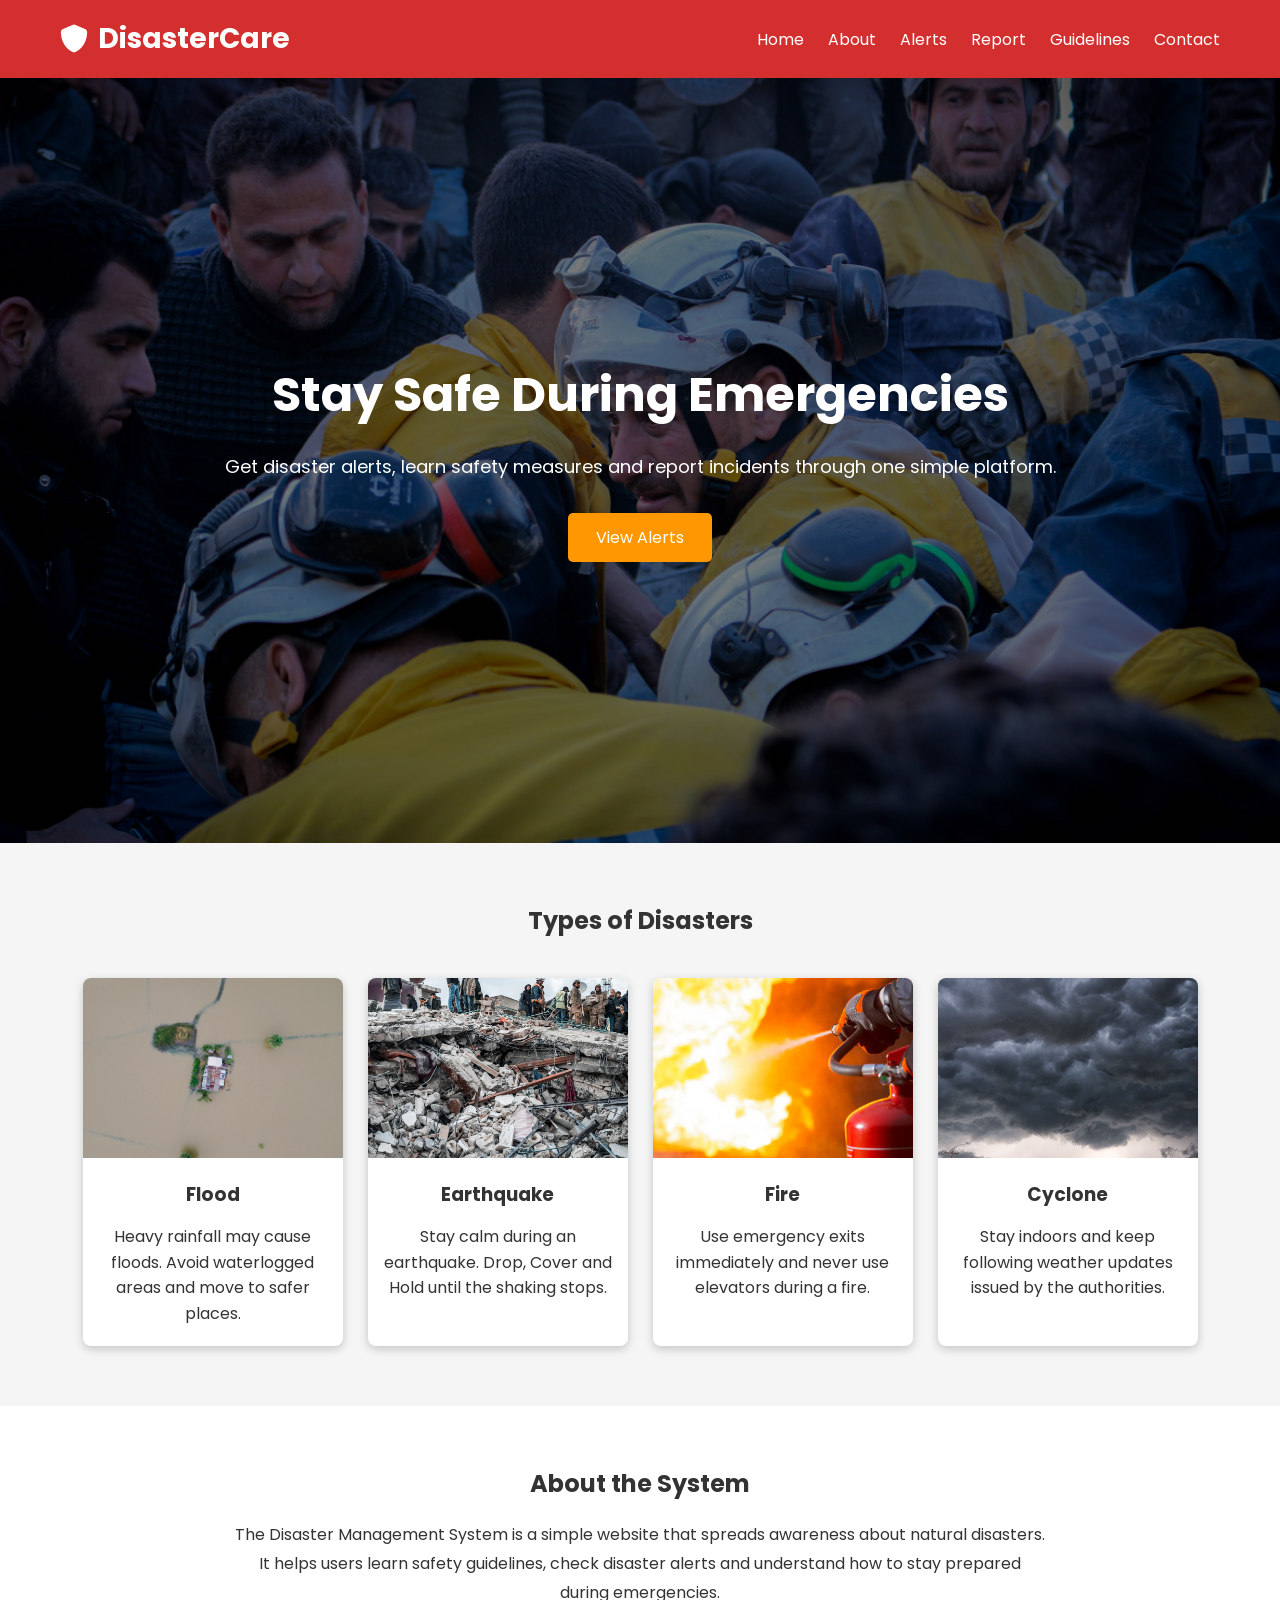
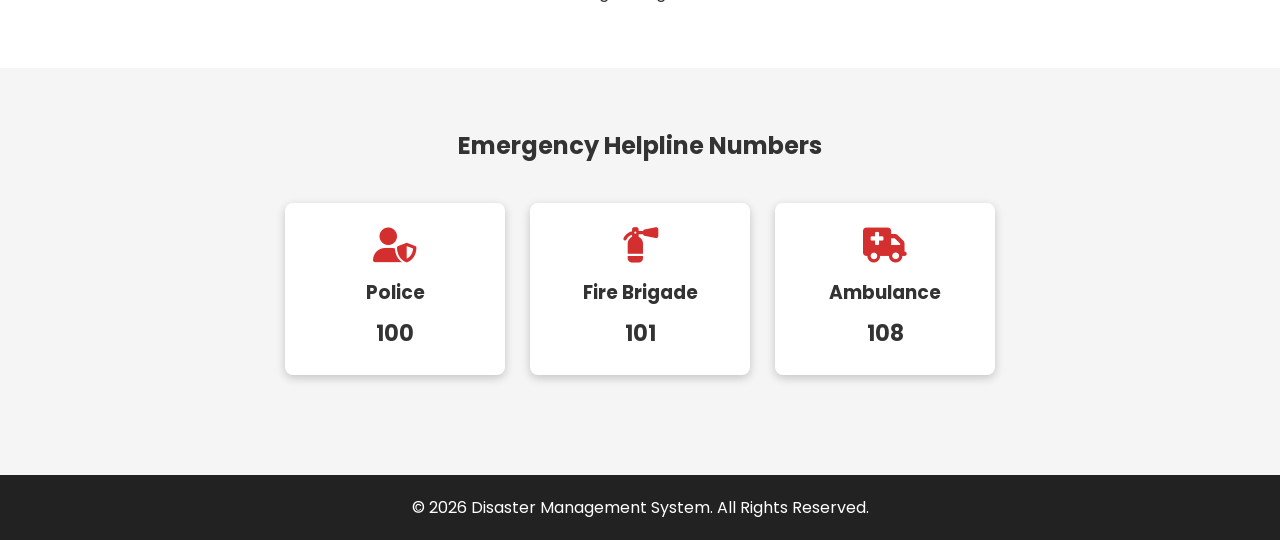
<file: index.html>
<!DOCTYPE html>
<html lang="en">

<head>
    <meta charset="UTF-8">
    <meta name="viewport" content="width=device-width, initial-scale=1.0">
    <title>Disaster Management System</title>

    <link rel="stylesheet" href="style.css">

    <link href="https://fonts.googleapis.com/css2?family=Poppins:wght@300;400;500;600&display=swap" rel="stylesheet">

    <link rel="stylesheet" href="https://cdnjs.cloudflare.com/ajax/libs/font-awesome/6.6.0/css/all.min.css">
</head>

<body>

    <header>

        <div class="logo">
            <i class="fa-solid fa-shield"></i>
            <h2>DisasterCare</h2>
        </div>

        <nav>
            <a href="index.html">Home</a>
            <a href="about.html">About</a>
            <a href="alerts.html">Alerts</a>
            <a href="report.html">Report</a>
            <a href="guidelines.html">Guidelines</a>
            <a href="contact.html">Contact</a>
        </nav>

    </header>

    <section class="hero">

        <div class="content">

            <h1>Stay Safe During Emergencies</h1>

            <p>
                Get disaster alerts, learn safety measures and report incidents
                through one simple platform.
            </p>

            <a href="alerts.html" class="btn">View Alerts</a>

        </div>

    </section>

    <section class="cards">

        <h2>Types of Disasters</h2>

        <div class="card-box">

            <div class="card">

                <img src="images/flood.jpg" alt="Flood">

                <h3>Flood</h3>

                <p>
                    Heavy rainfall may cause floods. Avoid waterlogged areas
                    and move to safer places.
                </p>

            </div>

            <div class="card">

                <img src="images/earthquake.jpg" alt="Earthquake">

                <h3>Earthquake</h3>

                <p>
                    Stay calm during an earthquake. Drop, Cover and Hold until
                    the shaking stops.
                </p>

            </div>

            <div class="card">

                <img src="images/fire.jpg" alt="Fire">

                <h3>Fire</h3>

                <p>
                    Use emergency exits immediately and never use elevators
                    during a fire.
                </p>

            </div>

            <div class="card">

                <img src="images/cyclone.jpg" alt="Cyclone">

                <h3>Cyclone</h3>

                <p>
                    Stay indoors and keep following weather updates issued by
                    the authorities.
                </p>

            </div>

        </div>

    </section>

    <section class="about">

        <h2>About the System</h2>

        <p>
            The Disaster Management System is a simple website that spreads
            awareness about natural disasters. It helps users learn safety
            guidelines, check disaster alerts and understand how to stay
            prepared during emergencies.
        </p>

    </section>

    <section class="emergency">

        <h2>Emergency Helpline Numbers</h2>

        <div class="numbers">

            <div class="box">

                <i class="fa-solid fa-user-shield"></i>

                <h3>Police</h3>

                <p>100</p>

            </div>

            <div class="box">

                <i class="fa-solid fa-fire-extinguisher"></i>

                <h3>Fire Brigade</h3>

                <p>101</p>

            </div>

            <div class="box">

                <i class="fa-solid fa-truck-medical"></i>

                <h3>Ambulance</h3>

                <p>108</p>

            </div>

        </div>

    </section>

    <footer>

        <p>© 2026 Disaster Management System. All Rights Reserved.</p>

    </footer>

    <script src="script.js"></script>

</body>

</html>
</file>
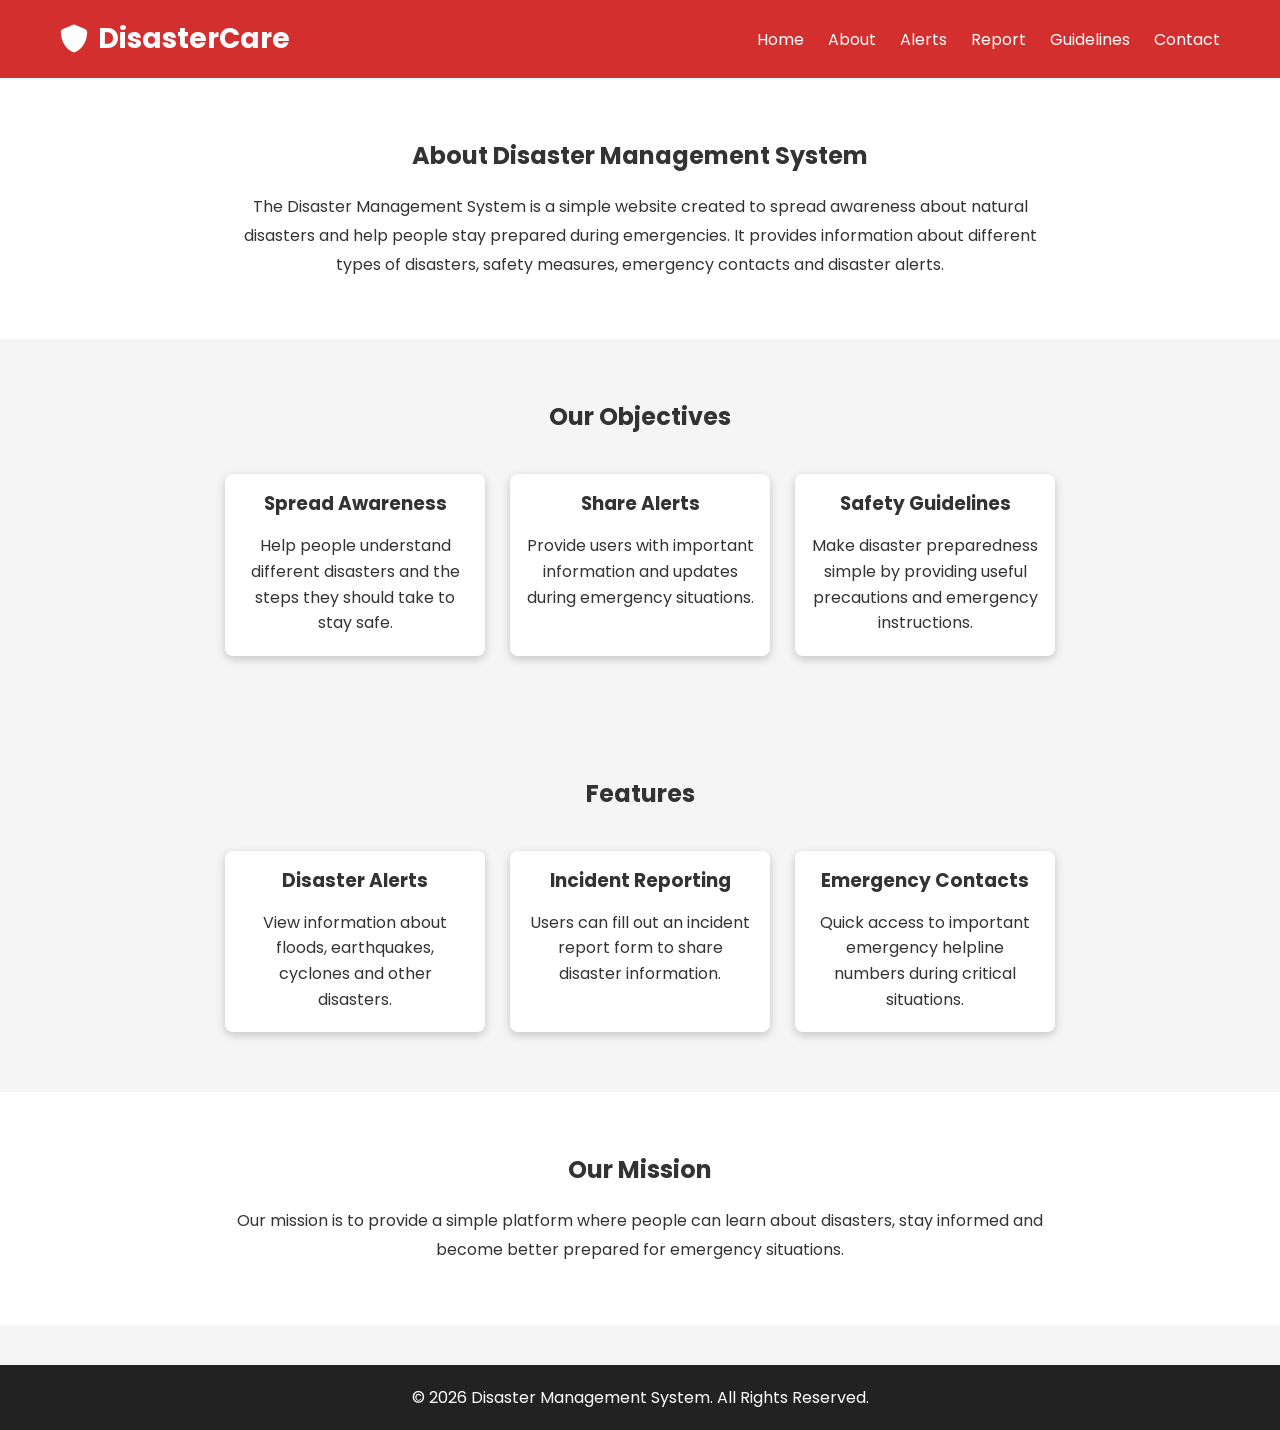
<file: about.html>
<!DOCTYPE html>
<html lang="en">

<head>
    <meta charset="UTF-8">
    <meta name="viewport" content="width=device-width, initial-scale=1.0">
    <title>About | Disaster Management System</title>

    <link rel="stylesheet" href="style.css">

    <link href="https://fonts.googleapis.com/css2?family=Poppins:wght@300;400;500;600&display=swap" rel="stylesheet">

    <link rel="stylesheet" href="https://cdnjs.cloudflare.com/ajax/libs/font-awesome/6.6.0/css/all.min.css">
</head>

<body>

    <header>

        <div class="logo">
            <i class="fa-solid fa-shield"></i>
            <h2>DisasterCare</h2>
        </div>

        <nav>
            <a href="index.html">Home</a>
            <a href="about.html">About</a>
            <a href="alerts.html">Alerts</a>
            <a href="report.html">Report</a>
            <a href="guidelines.html">Guidelines</a>
            <a href="contact.html">Contact</a>
        </nav>

    </header>

    <section class="about">

        <h2>About Disaster Management System</h2>

        <p>
            The Disaster Management System is a simple website created to spread
            awareness about natural disasters and help people stay prepared
            during emergencies. It provides information about different types of
            disasters, safety measures, emergency contacts and disaster alerts.
        </p>

    </section>

    <section class="cards">

        <h2>Our Objectives</h2>

        <div class="card-box">

            <div class="card">
                <h3>Spread Awareness</h3>

                <p>
                    Help people understand different disasters and the steps
                    they should take to stay safe.
                </p>
            </div>

            <div class="card">
                <h3>Share Alerts</h3>

                <p>
                    Provide users with important information and updates during
                    emergency situations.
                </p>
            </div>

            <div class="card">
                <h3>Safety Guidelines</h3>

                <p>
                    Make disaster preparedness simple by providing useful
                    precautions and emergency instructions.
                </p>
            </div>

        </div>

    </section>

    <section class="cards">

        <h2>Features</h2>

        <div class="card-box">

            <div class="card">
                <h3>Disaster Alerts</h3>

                <p>
                    View information about floods, earthquakes, cyclones and
                    other disasters.
                </p>
            </div>

            <div class="card">
                <h3>Incident Reporting</h3>

                <p>
                    Users can fill out an incident report form to share disaster
                    information.
                </p>
            </div>

            <div class="card">
                <h3>Emergency Contacts</h3>

                <p>
                    Quick access to important emergency helpline numbers during
                    critical situations.
                </p>
            </div>

        </div>

    </section>

    <section class="about">

        <h2>Our Mission</h2>

        <p>
            Our mission is to provide a simple platform where people can learn
            about disasters, stay informed and become better prepared for
            emergency situations.
        </p>

    </section>

    <footer>

        <p>© 2026 Disaster Management System. All Rights Reserved.</p>

    </footer>

    <script src="script.js"></script>

</body>

</html>
</file>
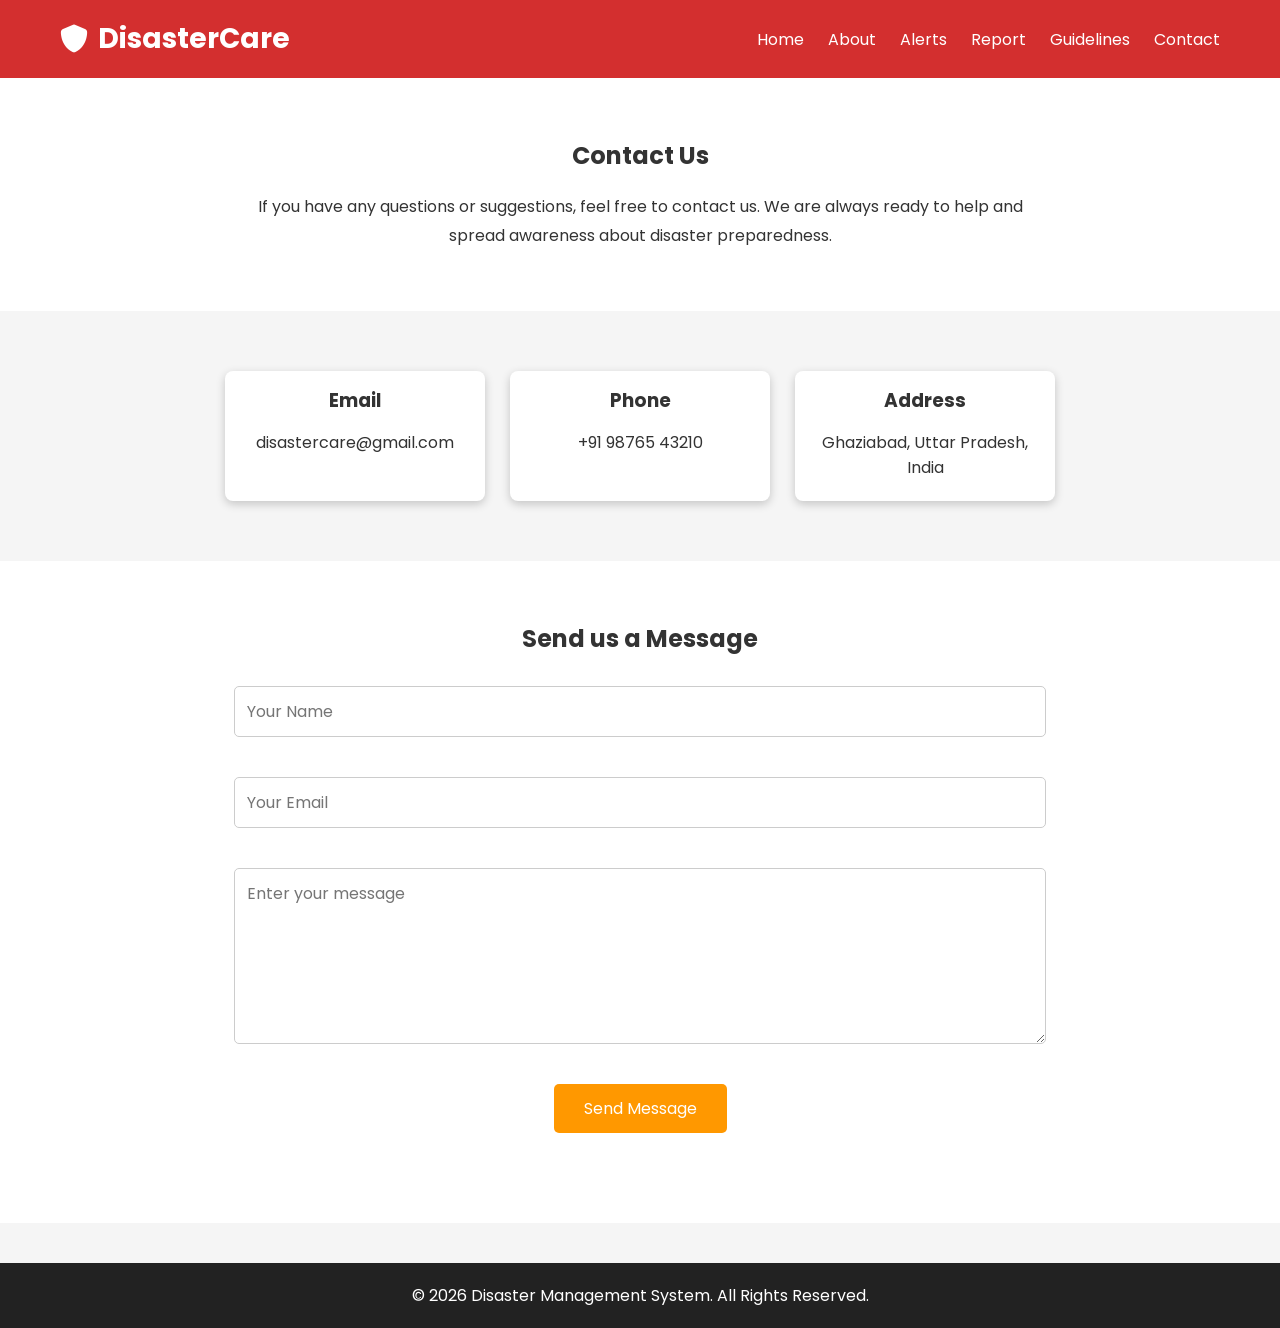
<file: contact.html>
<!DOCTYPE html>
<html lang="en">

<head>
    <meta charset="UTF-8">
    <meta name="viewport" content="width=device-width, initial-scale=1.0">
    <title>Contact Us</title>

    <link rel="stylesheet" href="style.css">

    <link href="https://fonts.googleapis.com/css2?family=Poppins:wght@300;400;500;600&display=swap" rel="stylesheet">

    <link rel="stylesheet" href="https://cdnjs.cloudflare.com/ajax/libs/font-awesome/6.6.0/css/all.min.css">
</head>

<body>

    <header>

        <div class="logo">
            <i class="fa-solid fa-shield"></i>
            <h2>DisasterCare</h2>
        </div>

        <nav>
            <a href="index.html">Home</a>
            <a href="about.html">About</a>
            <a href="alerts.html">Alerts</a>
            <a href="report.html">Report</a>
            <a href="guidelines.html">Guidelines</a>
            <a href="contact.html">Contact</a>
        </nav>

    </header>

    <section class="about">

        <h2>Contact Us</h2>

        <p>
            If you have any questions or suggestions, feel free to contact us.
            We are always ready to help and spread awareness about disaster
            preparedness.
        </p>

    </section>

    <section class="cards">

        <div class="card-box">

            <div class="card">

                <h3>Email</h3>

                <p>
                    disastercare@gmail.com
                </p>

            </div>

            <div class="card">

                <h3>Phone</h3>

                <p>
                    +91 98765 43210
                </p>

            </div>

            <div class="card">

                <h3>Address</h3>

                <p>
                    Ghaziabad, Uttar Pradesh, India
                </p>

            </div>

        </div>

    </section>

    <section class="about">

        <h2>Send us a Message</h2>

        <form>

            <input type="text" placeholder="Your Name" required>

            <br>

            <input type="email" placeholder="Your Email" required>

            <br>

            <textarea rows="6" placeholder="Enter your message" required></textarea>

            <br>

            <button class="btn">Send Message</button>

        </form>

    </section>

    <footer>

        <p>© 2026 Disaster Management System. All Rights Reserved.</p>

    </footer>

    <script src="script.js"></script>

</body>

</html>
</file>
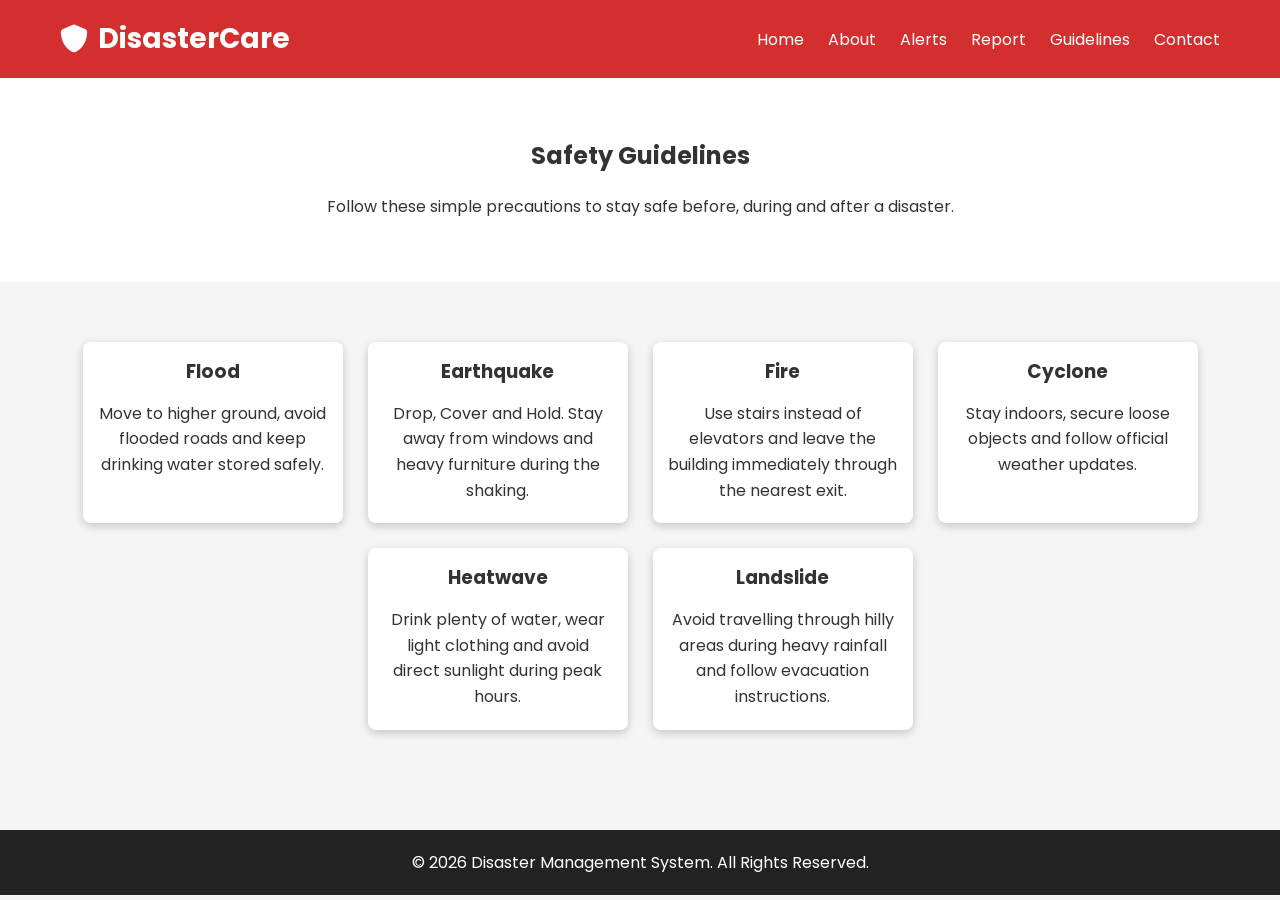
<file: guidelines.html>
<!DOCTYPE html>
<html lang="en">

<head>
    <meta charset="UTF-8">
    <meta name="viewport" content="width=device-width, initial-scale=1.0">
    <title>Safety Guidelines</title>

    <link rel="stylesheet" href="style.css">

    <link href="https://fonts.googleapis.com/css2?family=Poppins:wght@300;400;500;600&display=swap" rel="stylesheet">

    <link rel="stylesheet" href="https://cdnjs.cloudflare.com/ajax/libs/font-awesome/6.6.0/css/all.min.css">
</head>

<body>

    <header>

        <div class="logo">
            <i class="fa-solid fa-shield"></i>
            <h2>DisasterCare</h2>
        </div>

        <nav>
            <a href="index.html">Home</a>
            <a href="about.html">About</a>
            <a href="alerts.html">Alerts</a>
            <a href="report.html">Report</a>
            <a href="guidelines.html">Guidelines</a>
            <a href="contact.html">Contact</a>
        </nav>

    </header>

    <section class="about">

        <h2>Safety Guidelines</h2>

        <p>
            Follow these simple precautions to stay safe before, during and after
            a disaster.
        </p>

    </section>

    <section class="cards">

        <div class="card-box">

            <div class="card">
                <h3>Flood</h3>

                <p>
                    Move to higher ground, avoid flooded roads and keep drinking
                    water stored safely.
                </p>
            </div>

            <div class="card">
                <h3>Earthquake</h3>

                <p>
                    Drop, Cover and Hold. Stay away from windows and heavy
                    furniture during the shaking.
                </p>
            </div>

            <div class="card">
                <h3>Fire</h3>

                <p>
                    Use stairs instead of elevators and leave the building
                    immediately through the nearest exit.
                </p>
            </div>

            <div class="card">
                <h3>Cyclone</h3>

                <p>
                    Stay indoors, secure loose objects and follow official
                    weather updates.
                </p>
            </div>

            <div class="card">
                <h3>Heatwave</h3>

                <p>
                    Drink plenty of water, wear light clothing and avoid direct
                    sunlight during peak hours.
                </p>
            </div>

            <div class="card">
                <h3>Landslide</h3>

                <p>
                    Avoid travelling through hilly areas during heavy rainfall
                    and follow evacuation instructions.
                </p>
            </div>

        </div>

    </section>

    <footer>

        <p>© 2026 Disaster Management System. All Rights Reserved.</p>

    </footer>

    <script src="script.js"></script>

</body>

</html>
</file>
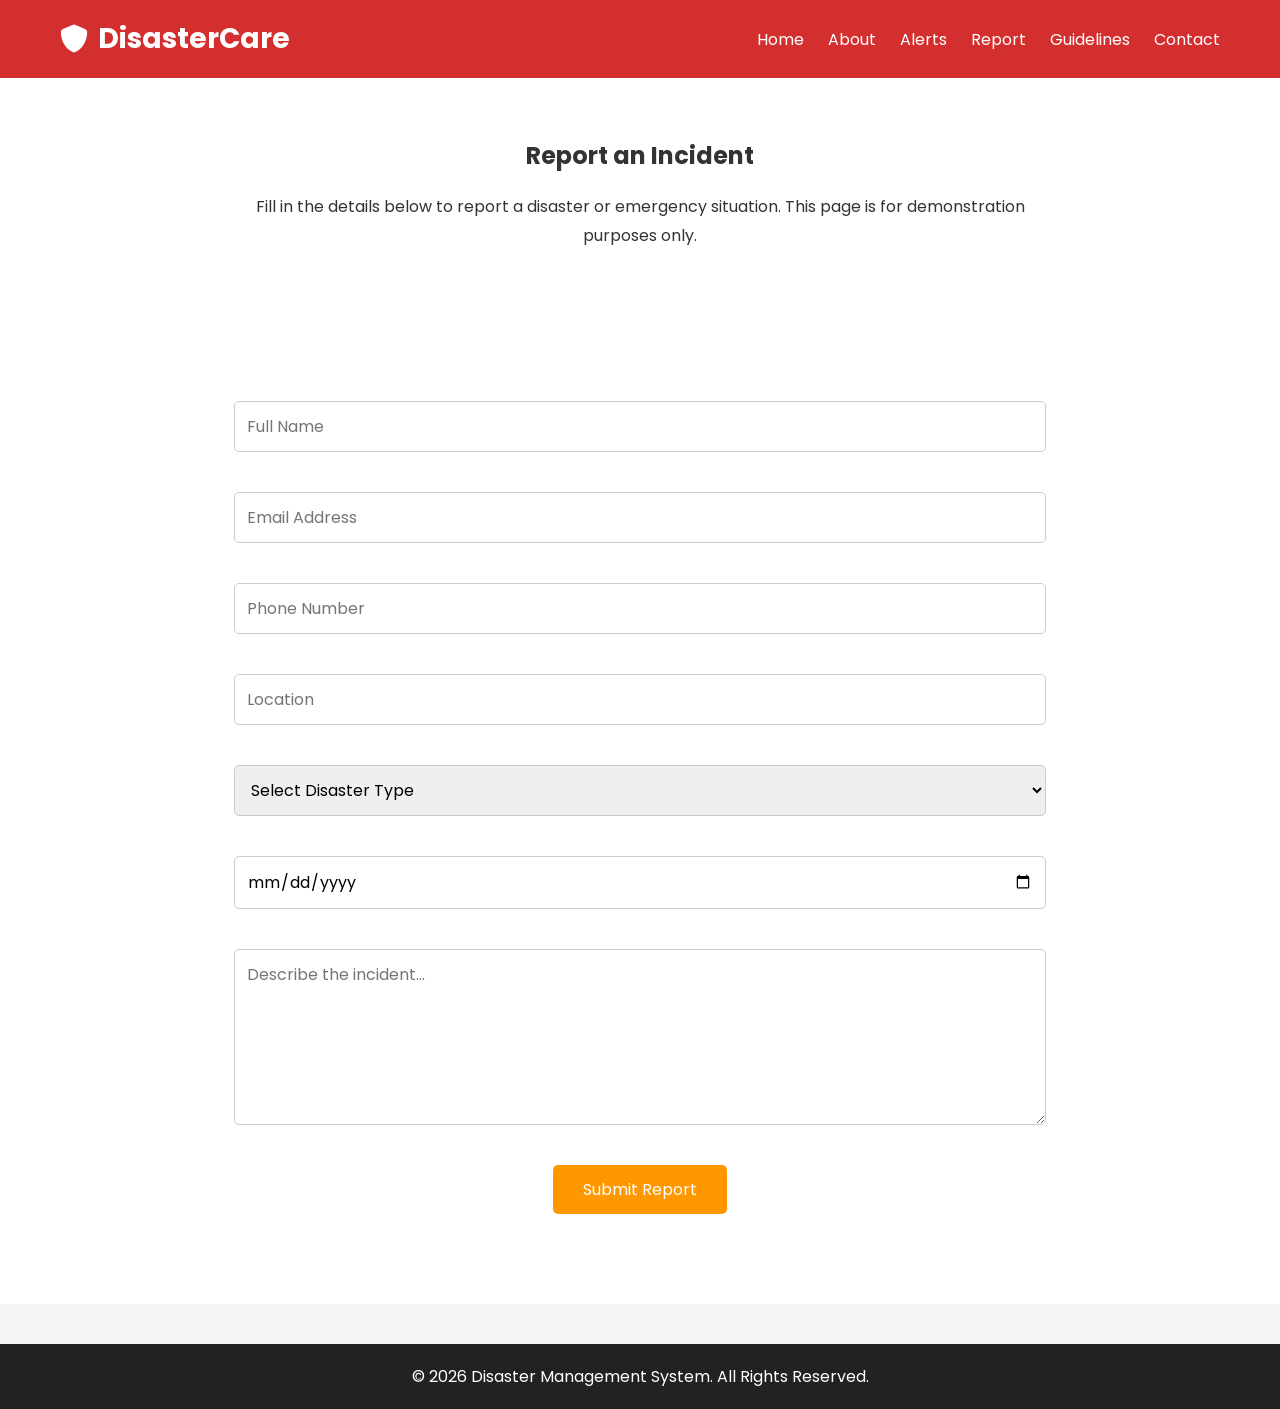
<file: report.html>
<!DOCTYPE html>
<html lang="en">

<head>
    <meta charset="UTF-8">
    <meta name="viewport" content="width=device-width, initial-scale=1.0">
    <title>Report Incident</title>

    <link rel="stylesheet" href="style.css">

    <link href="https://fonts.googleapis.com/css2?family=Poppins:wght@300;400;500;600&display=swap" rel="stylesheet">

    <link rel="stylesheet" href="https://cdnjs.cloudflare.com/ajax/libs/font-awesome/6.6.0/css/all.min.css">
</head>

<body>

    <header>

        <div class="logo">
            <i class="fa-solid fa-shield"></i>
            <h2>DisasterCare</h2>
        </div>

        <nav>
            <a href="index.html">Home</a>
            <a href="about.html">About</a>
            <a href="alerts.html">Alerts</a>
            <a href="report.html">Report</a>
            <a href="guidelines.html">Guidelines</a>
            <a href="contact.html">Contact</a>
        </nav>

    </header>

    <section class="about">

        <h2>Report an Incident</h2>

        <p>
            Fill in the details below to report a disaster or emergency
            situation. This page is for demonstration purposes only.
        </p>

    </section>

    <section class="about">

        <form>

            <input type="text" placeholder="Full Name" required>

            <br>

            <input type="email" placeholder="Email Address" required>

            <br>

            <input type="tel" placeholder="Phone Number" required>

            <br>

            <input type="text" placeholder="Location" required>

            <br>

            <select required>
                <option value="">Select Disaster Type</option>
                <option>Flood</option>
                <option>Earthquake</option>
                <option>Fire</option>
                <option>Cyclone</option>
                <option>Heatwave</option>
                <option>Landslide</option>
            </select>

            <br>

            <input type="date" required>

            <br>

            <textarea rows="6" placeholder="Describe the incident..." required></textarea>

            <br>

            <button class="btn" type="submit">Submit Report</button>

        </form>

    </section>

    <footer>

        <p>© 2026 Disaster Management System. All Rights Reserved.</p>

    </footer>

    <script src="script.js"></script>

</body>

</html>
</file>
<file: style.css>
*{
    margin: 0;
    padding: 0;
    box-sizing: border-box;
    font-family: "Poppins", sans-serif;
}

body{
    background-color: #f5f5f5;
    color: #333;
}

header{
    background-color: #d32f2f;
    color: white;
    padding: 18px 60px;
    display: flex;
    justify-content: space-between;
    align-items: center;
}

.logo{
    display: flex;
    align-items: center;
}

.logo i{
    font-size: 28px;
    margin-right: 10px;
}

.logo h2{
    font-size: 28px;
}

nav a{
    text-decoration: none;
    color: white;
    margin-left: 20px;
    font-size: 16px;
    transition: 0.3s;
}

nav a:hover{
    color: #ffd54f;
}

.hero{
    height: 85vh;
    background-image: linear-gradient(rgba(0,0,0,0.5),rgba(0,0,0,0.5)),
    url("images/hero.jpg");
    background-size: cover;
    background-position: center;
    display: flex;
    justify-content: center;
    align-items: center;
    text-align: center;
}

.content{
    width: 70%;
    color: white;
}

.content h1{
    font-size: 48px;
    margin-bottom: 20px;
}

.content p{
    font-size: 18px;
    line-height: 1.8;
    margin-bottom: 30px;
}

.btn{
    display: inline-block;
    background-color: #ff9800;
    color: white;
    text-decoration: none;
    padding: 12px 28px;
    border-radius: 5px;
    border: none;
    cursor: pointer;
    font-size: 16px;
    transition: 0.3s;
}

.btn:hover{
    background-color: #e68900;
}

.cards{
    padding: 60px;
}

.cards h2{
    text-align: center;
    margin-bottom: 40px;
}

.card-box{
    display: flex;
    justify-content: center;
    gap: 25px;
    flex-wrap: wrap;
}

.card{
    width: 260px;
    background-color: white;
    border-radius: 8px;
    overflow: hidden;
    box-shadow: 0 3px 10px rgba(0,0,0,0.2);
    transition: 0.3s;
}

.card:hover{
    transform: translateY(-8px);
}

.card img{
    width: 100%;
    height: 180px;
    object-fit: cover;
}

.card h3{
    text-align: center;
    margin: 15px 0;
}

.card p{
    text-align: center;
    padding: 0 15px 20px;
    line-height: 1.6;
}

.about{
    background-color: white;
    padding: 60px;
    text-align: center;
}

.about h2{
    margin-bottom: 20px;
}

.about p{
    width: 70%;
    margin: auto;
    line-height: 1.8;
}

.emergency{
    padding: 60px;
}

.emergency h2{
    text-align: center;
    margin-bottom: 40px;
}

.numbers{
    display: flex;
    justify-content: center;
    gap: 25px;
    flex-wrap: wrap;
}

.box{
    width: 220px;
    background-color: white;
    padding: 25px;
    border-radius: 8px;
    text-align: center;
    box-shadow: 0 3px 10px rgba(0,0,0,0.2);
}

.box i{
    font-size: 35px;
    color: #d32f2f;
    margin-bottom: 15px;
}

.box h3{
    margin-bottom: 10px;
}

.box p{
    font-size: 22px;
    font-weight: bold;
}

form{
    width: 70%;
    margin: 30px auto;
    display: flex;
    flex-direction: column;
}

form input,
form select,
form textarea{
    width: 100%;
    padding: 12px;
    border: 1px solid #ccc;
    border-radius: 5px;
    font-size: 16px;
    margin-bottom: 15px;
    outline: none;
}

form input:focus,
form select:focus,
form textarea:focus{
    border-color: #d32f2f;
}

form textarea{
    resize: vertical;
}

form .btn{
    width: fit-content;
    align-self: center;
    padding: 12px 30px;
}

footer{
    background-color: #222;
    color: white;
    text-align: center;
    padding: 20px;
    margin-top: 40px;
}

@media(max-width:768px){

    header{
        flex-direction: column;
        padding: 20px;
        text-align: center;
    }

    nav{
        margin-top: 15px;
    }

    nav a{
        display: inline-block;
        margin: 8px;
    }

    .content{
        width: 90%;
    }

    .content h1{
        font-size: 36px;
    }

    .content p{
        font-size: 16px;
    }

    .cards,
    .about,
    .emergency{
        padding: 40px 20px;
    }

    .about p{
        width: 100%;
    }

    form{
        width: 100%;
    }

    .box{
        width: 90%;
    }

    .card{
        width: 90%;
    }
}
</file>
